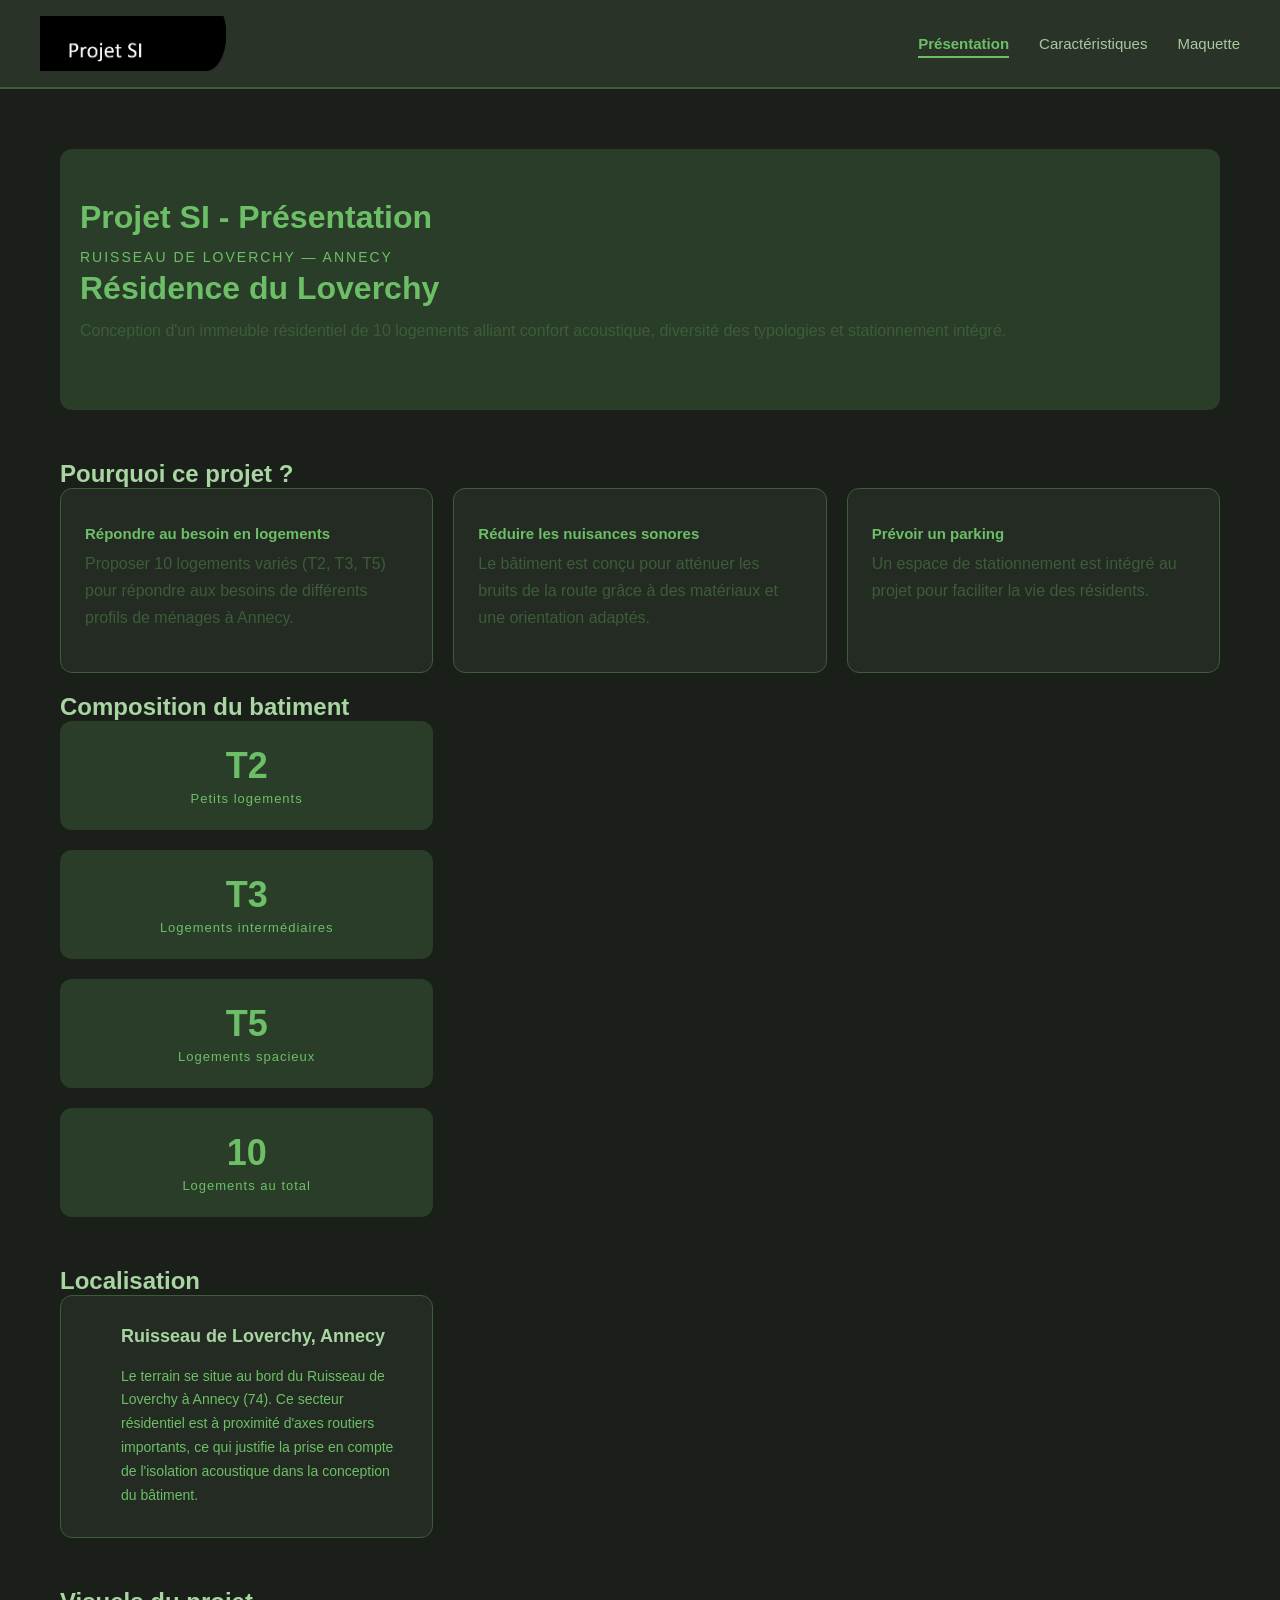
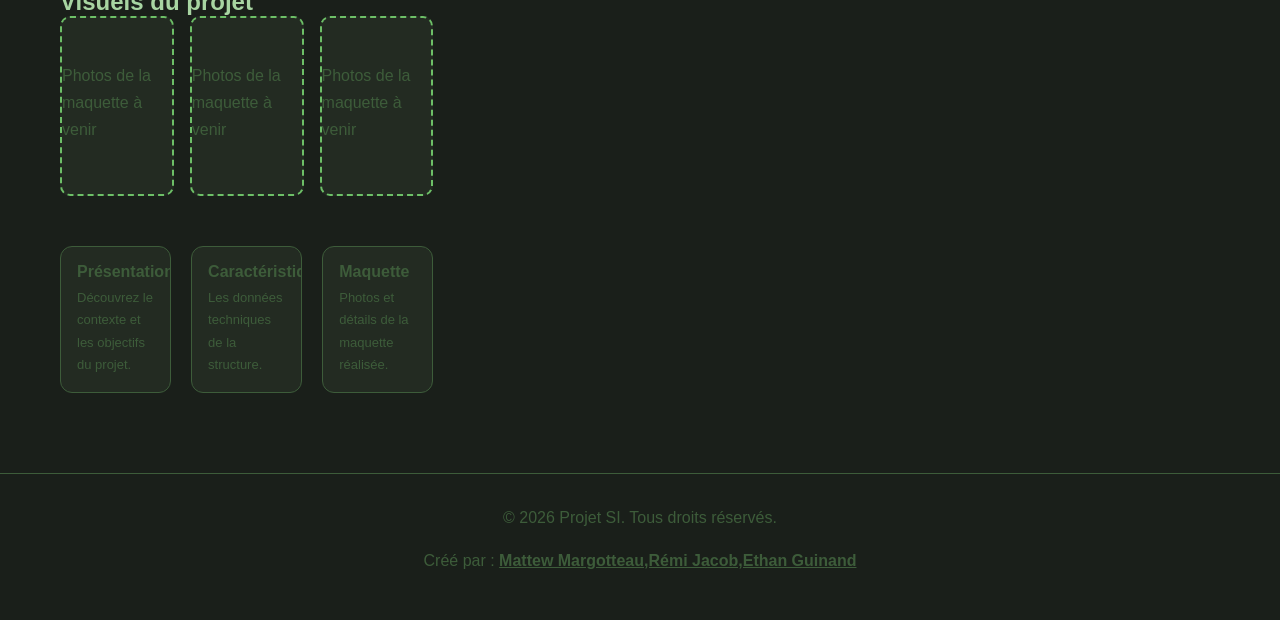
<file: index.html>
<!DOCTYPE html>
<html lang="fr">
<head>
    <meta charset="UTF-8">
    <meta name="viewport" content="width=device-width, initial-scale=1.0">
    <title>Présentation - Projet SI</title>
    <link rel="stylesheet" href="style.css">
    <style>
        .hero {
            background-color: #2a3d29;
            color:  #6dbf67;
            border-radius: 12px;
            padding: 50px 20px;
            margin-bottom: 50px;
        }
        .hero h1 {
            font-size: 32px;
            margin-bottom: 10px;
            color: #6dbf67;
        }
        .hero .lieu {
            font-size: 14px;
            color: #6dbf67;
            letter-spacing: 2px;
            text-transform: uppercase;
            margin-bottom: 0px;
        }
        .blocs {
            display: grid;
            grid-template-columns: repeat(3, 1fr);
            gap: 20px;
            margin-bottom: 50px;
        }
        .bloc {
            background-color: #232b22;
            border: 1px solid #3d5c3a;
            border-radius: 12px;
            padding: 24px;
        }
        .bloc .icone {
            font-size: 28px;
            margin-bottom: 12px;
        }
        .bloc h3 {
            font-size: 15px;
            margin-bottom: 8px;
            color: #6dbf67;
        }
        ;.bloc p {
            font-size: 13px;
            color: #6dbf67;
            margin: 0;
            line-height: 1.6;
        }
        .localisation {
            background: #232b22;
            border: 1px solid #3d5c3a;
            border-radius: 12px;
            padding: 30px;
            margin-bottom: 50px;
            display: flex;
            align-items: center;
            gap: 30px;
        }
        .localisation .pin {
            font-size: 48px;
            flex-shrink: 0;
        }
        .localisation h2 {
            font-size: 18px;
            margin-bottom: 18px;
            margin-top: 0;
        }
        .localisation p {
            font-size: 14px;
            color: #6dbf67;
            margin: 0;
        }
        .logements {
            display: grid;
            gap: 20px;
            margin-bottom: 50px;
        }
        .logement {
            flex: 1;
            background: #2a3d29;
            color: #6dbf67;
            border-radius: 12px;
            padding: 24px;
            text-align: center;
        }
        .logement .nombre {
            font-size: 36px;
            font-weight: bold;
            margin-bottom: 4px;
        }
        .logement .type {
            font-size: 13px;
            color: #6dbf67;
            letter-spacing: 1px;
        }
    .galerie-placeholder {
      display: grid;
      grid-template-columns: repeat(3, 1fr);
      gap: 16px;
      margin-bottom: 50px;
    }
    .photo-placeholder {
      background: #232b22;
      border-radius: 10px;
      height: 180px;
      display: flex;
      flex-direction: column;
      align-items: center;
      justify-content: center;
      color: #6dbf67;
      font-size: 13px;
      gap: 8px;
      border: 2px dashed #6dbf67;
    }
    .photo-placeholder span {
      font-size: 30px;
    }
    </style>
</head>
<body>
    <nav>
        <div class="logo">
  <img src="présentation.png" alt="Projet SI">
</div>
        <ul>
            <li><a href="index.html" class="active">Présentation</a></li>
            <li><a href="caracteristiques.html">Caractéristiques</a></li>
            <li><a href="maquette.html">Maquette</a></li>
        </ul>
    </nav>
    <main>
        <div class="hero">
            <h1>Projet SI - Présentation</h1>
            <p class="lieu">Ruisseau de Loverchy — Annecy</p>
            <h1>Résidence du Loverchy</h1>
            <p>Conception d'un immeuble résidentiel de 10 logements alliant
        confort acoustique, diversité des typologies et stationnement intégré.</p>
        </div>
     <h2>Pourquoi ce projet ?</h2>
     <div class="blocs">
       <div class="bloc">
         <div class="icone"></div>
         <h3>Répondre au besoin en logements</h3>
         <p> Proposer 10 logements variés (T2, T3, T5) pour répondre
          aux besoins de différents profils de ménages à Annecy.</p>
       </div>
       <div class="bloc">
         <div class="icone"></div>
         <h3>Réduire les nuisances sonores</h3>
         <p> Le bâtiment est conçu pour atténuer les bruits de la route
          grâce à des matériaux et une orientation adaptés.</p>
       </div>
       <div class="bloc">
         <div class="icone"></div>
         <h3>Prévoir un parking</h3>
         <p>
           Un espace de stationnement est intégré au projet pour
          faciliter la vie des résidents.
         </p>
       </div>
    <div>
         <h2>Composition du batiment</h2>
         <div class="logements">
           <div class="logement">
             <div class="nombre">T2</div>
             <div class="type">Petits logements</div>
           </div>
           <div class="logement">
             <div class="nombre">T3</div>
             <div class="type">Logements intermédiaires</div>
           </div>
           <div class="logement">
             <div class="nombre">T5</div>
             <div class="type">Logements spacieux</div>
           </div>
           <div class="logement">
             <div class="nombre">10</div>
             <div class="type">Logements au total</div>
           </div>
    </div>
     <h2>Localisation</h2>
     <div class="localisation">
       <div class="pin"></div>
       <div>
         <h2>Ruisseau de Loverchy, Annecy</h2>
         <p>
           Le terrain se situe au bord du Ruisseau de Loverchy à Annecy (74).
          Ce secteur résidentiel est à proximité d'axes routiers importants,
          ce qui justifie la prise en compte de l'isolation acoustique
          dans la conception du bâtiment.
         </p>
       </div>
     </div>
      <h2>Visuels du projet</h2>
      <div class="galerie-placeholder">
        <div class="photo-placeholder">
          <span></span>
          <p>Photos de la maquette à venir</p>
        </div>
        <div class="photo-placeholder">
          <span></span>
          <p>Photos de la maquette à venir</p>
        </div>
        <div class="photo-placeholder">
          <span></span>
          <p>Photos de la maquette à venir</p>
        </div>
    </div>
  <div class="vignettes">
    <a href="index.html" class="vignette">
      <div class="vignette-texte">
        <h3>Présentation</h3>
        <p>Découvrez le contexte et les objectifs du projet.</p>
      </div>
    </a>
    <a href="caracteristiques.html" class="vignette">
      <div class="vignette-texte">
        <h3>Caractéristiques</h3>
        <p>Les données techniques de la structure.</p>
      </div>
    </a>
    <a href="maquette.html" class="vignette">
      <div class="vignette-texte">
        <h3>Maquette</h3>
        <p>Photos et détails de la maquette réalisée.</p>
      </div>
    </a>
  </div>
</main>
    <footer>
        <p>&copy; 2026 Projet SI. Tous droits réservés.</p>
        <p>Créé par : <u><strong>Mattew Margotteau,Rémi Jacob,Ethan Guinand</strong></u></p>
    </footer>
</body>
</html>
</file>
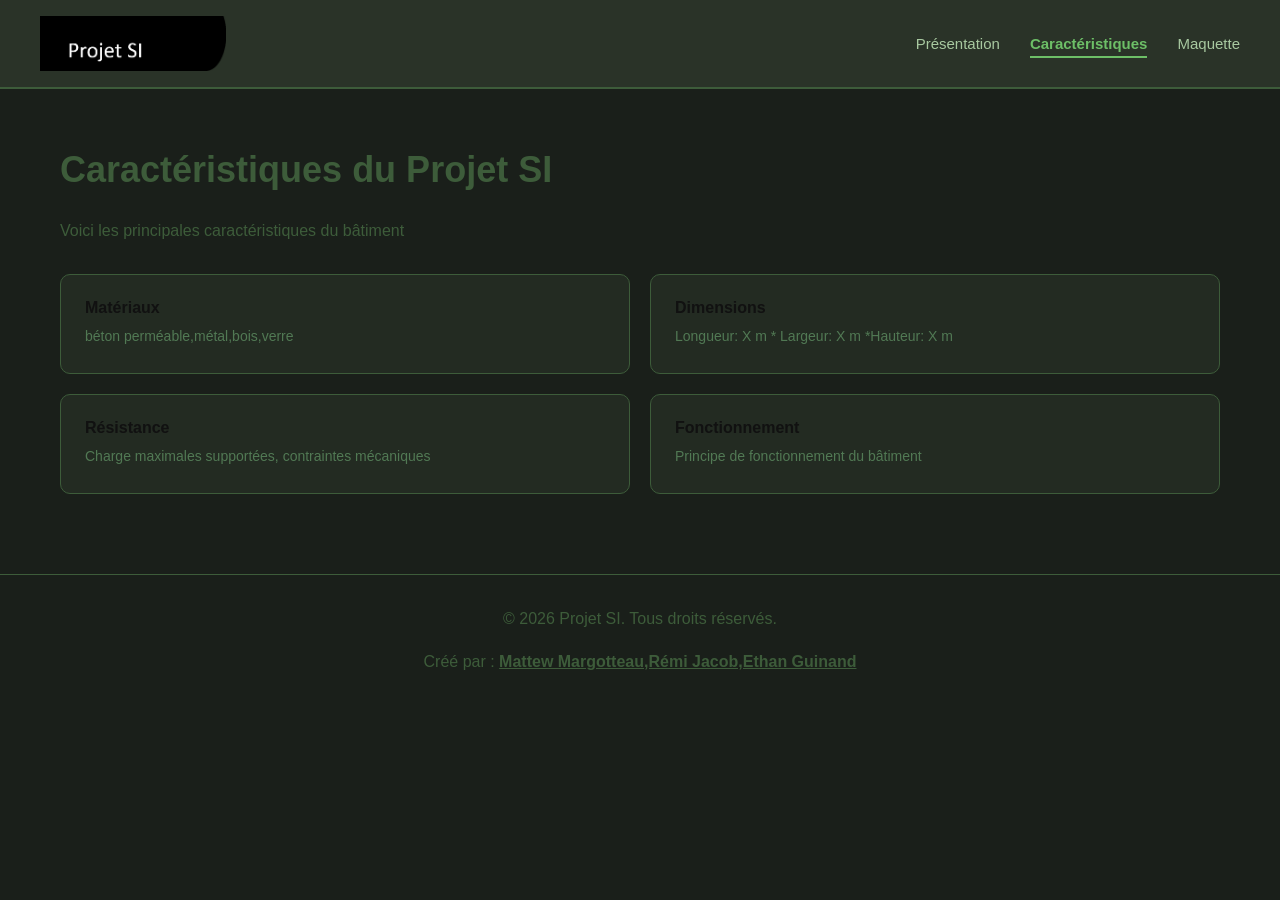
<file: caracteristiques.html>
<!DOCTYPE html>
<html lang="fr">
<head>
    <meta charset="UTF-8">
    <meta name="viewport" content="width=device-width, initial-scale=1.0">
    <title>Caractéristiques - Projet SI</title>
    <link rel="stylesheet" href="style.css">
    <style>
        .cartes {
            display: grid;
            grid-template-columns: repeat(2, 1fr);
            gap: 20px;
            margin-top: 30px;
        }
        .cartes .carte {
            background-color: #232b22;
            border: 1px solid #3d5c3a;
            border-radius: 10px;
            padding: 24px;
        }
        .cartes h3 {
            font-size: 16px;
            margin-bottom: 8px;
            color: #111;
        }
        .cartes p {
            font-size: 14px;
            color: #517954;
            margin: 0;
        }
    </style>
</head>
<body>
    <nav>
        <div class="logo">
            <img src="présentation.png" alt="Projet SI">
        </div>
        <ul>
            <li><a href="index.html">Présentation</a></li>
            <li><a href="caracteristiques.html" class="active">Caractéristiques</a></li>
            <li><a href="maquette.html">Maquette</a></li>
        </ul>
    </nav>
    <main>
        <h1>Caractéristiques du Projet SI</h1>
        <p> Voici les principales caractéristiques du bâtiment </p>
        <div class="cartes">
            <div class="carte">
                <h3>Matériaux</h3>
                <p>béton perméable,métal,bois,verre</p>
            </div>
            <div class="carte">
                <h3>Dimensions</h3>
                <p>Longueur: X m * Largeur: X m *Hauteur: X m</p>
            </div>
            <div class="carte">
                <h3>Résistance</h3>
                <p>Charge maximales supportées, contraintes mécaniques</p>
            </div>
            <div class="carte">
                <h3>Fonctionnement</h3>
                <p>Principe de fonctionnement du bâtiment</p>
            </div>
        </div>
    </main>
    <footer>
        <p>&copy; 2026 Projet SI. Tous droits réservés.</p>
        <p>Créé par : <u><strong>Mattew Margotteau,Rémi Jacob,Ethan Guinand</strong></u></p>
    </footer>
</body>
</html>
</file>
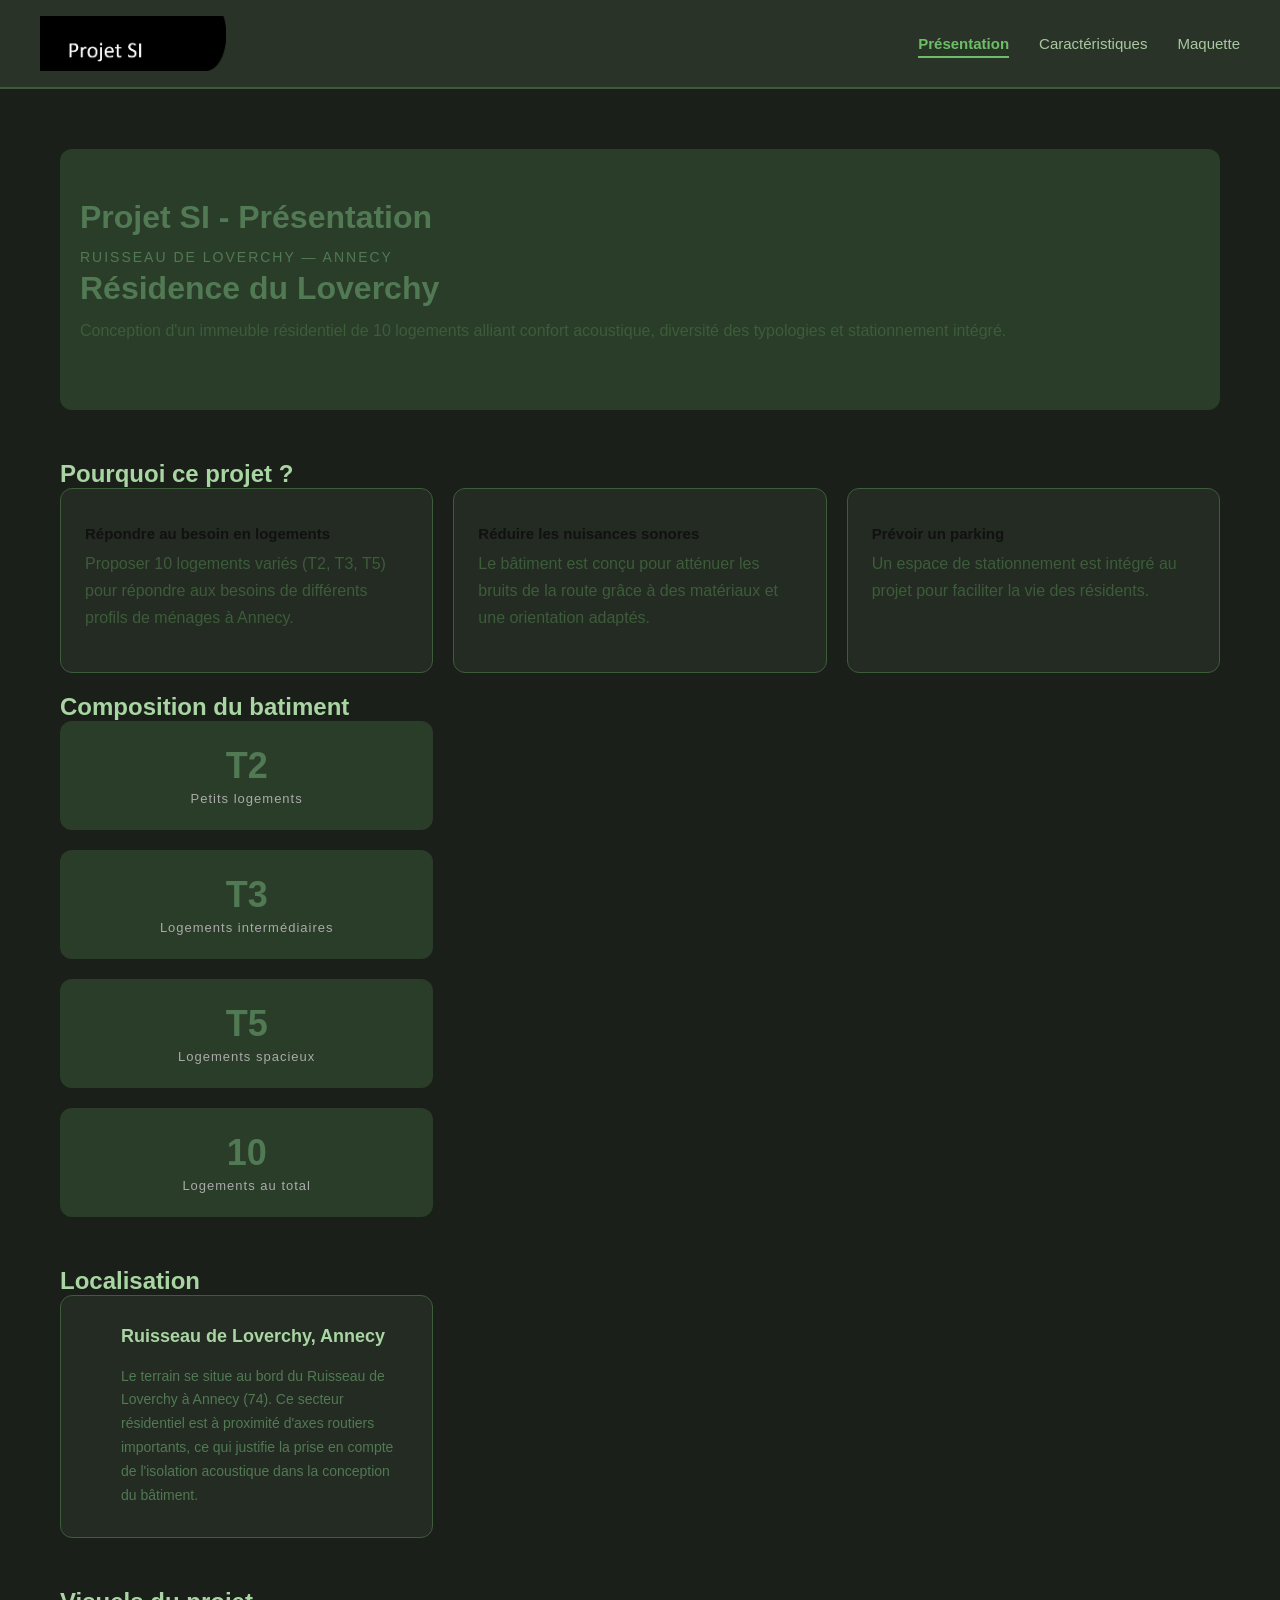
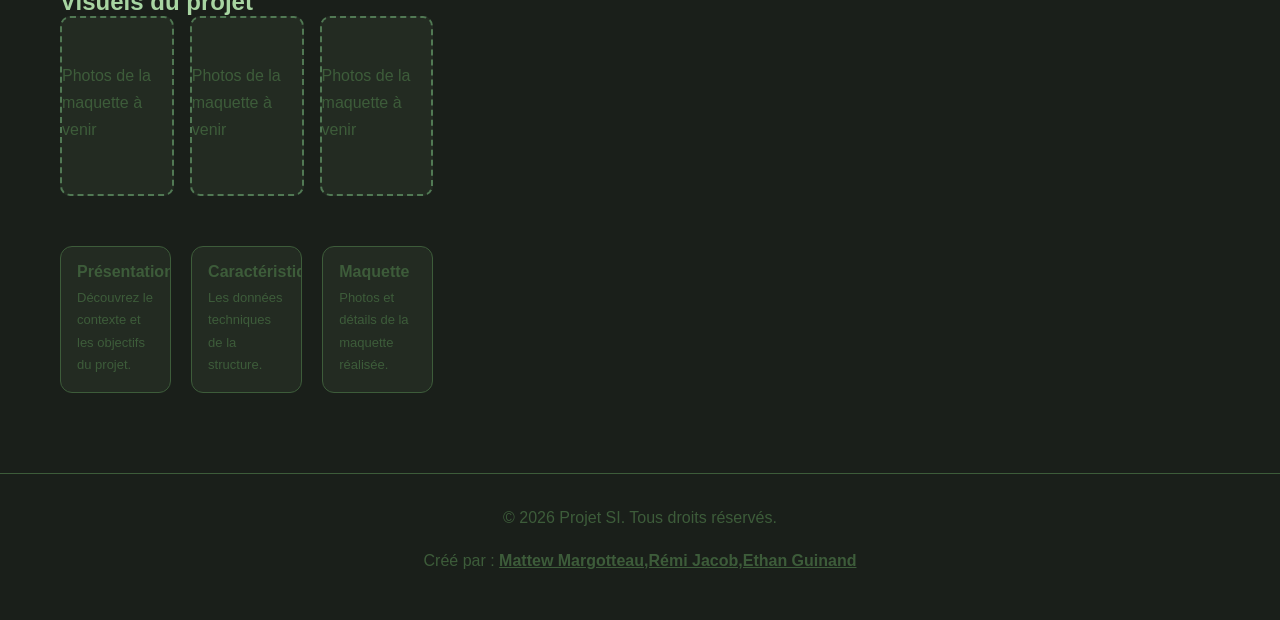
<file: siteweb.html>
<!DOCTYPE html>
<html lang="fr">
<head>
    <meta charset="UTF-8">
    <meta name="viewport" content="width=device-width, initial-scale=1.0">
    <title>Présentation - Projet SI</title>
    <link rel="stylesheet" href="style.css">
    <style>
        .hero {
            background-color: #2a3d29;
            color:  #517954;
            border-radius: 12px;
            padding: 50px 20px;
            margin-bottom: 50px;
        }
        .hero h1 {
            font-size: 32px;
            margin-bottom: 10px;
            color: #517954;
        }
        .hero .lieu {
            font-size: 14px;
            color: #517954;
            letter-spacing: 2px;
            text-transform: uppercase;
            margin-bottom: 0px;
        }
        .blocs {
            display: grid;
            grid-template-columns: repeat(3, 1fr);
            gap: 20px;
            margin-bottom: 50px;
        }
        .bloc {
            background-color: #232b22;
            border: 1px solid #3d5c3a;
            border-radius: 12px;
            padding: 24px;
        }
        .bloc .icone {
            font-size: 28px;
            margin-bottom: 12px;
        }
        .bloc h3 {
            font-size: 15px;
            margin-bottom: 8px;
            color: #111;
        }
        ;.bloc p {
            font-size: 13px;
            color: #517954;
            margin: 0;
            line-height: 1.6;
        }
        .localisation {
            background: #232b22;
            border: 1px solid #3d5c3a;
            border-radius: 12px;
            padding: 30px;
            margin-bottom: 50px;
            display: flex;
            align-items: center;
            gap: 30px;
        }
        .localisation .pin {
            font-size: 48px;
            flex-shrink: 0;
        }
        .localisation h2 {
            font-size: 18px;
            margin-bottom: 18px;
            margin-top: 0;
        }
        .localisation p {
            font-size: 14px;
            color: #517954;
            margin: 0;
        }
        .logements {
            display: grid;
            gap: 20px;
            margin-bottom: 50px;
        }
        .logement {
            flex: 1;
            background: #2a3d29;
            color: #517954;
            border-radius: 12px;
            padding: 24px;
            text-align: center;
        }
        .logement .nombre {
            font-size: 36px;
            font-weight: bold;
            margin-bottom: 4px;
        }
        .logement .type {
            font-size: 13px;
            color: #aaa;
            letter-spacing: 1px;
        }
    .galerie-placeholder {
      display: grid;
      grid-template-columns: repeat(3, 1fr);
      gap: 16px;
      margin-bottom: 50px;
    }
    .photo-placeholder {
      background: #232b22;
      border-radius: 10px;
      height: 180px;
      display: flex;
      flex-direction: column;
      align-items: center;
      justify-content: center;
      color: #2a3d29;
      font-size: 13px;
      gap: 8px;
      border: 2px dashed #517954;
    }
    .photo-placeholder span {
      font-size: 30px;
    }
    </style>
</head>
<body>
    <nav>
        <div class="logo">
  <img src="présentation.png" alt="Projet SI">
</div>
        <ul>
            <li><a href="siteweb.html" class="active">Présentation</a></li>
            <li><a href="caracteristiques.html">Caractéristiques</a></li>
            <li><a href="maquette.html">Maquette</a></li>
        </ul>
    </nav>
    <main>
        <div class="hero">
            <h1>Projet SI - Présentation</h1>
            <p class="lieu">Ruisseau de Loverchy — Annecy</p>
            <h1>Résidence du Loverchy</h1>
            <p>Conception d'un immeuble résidentiel de 10 logements alliant
        confort acoustique, diversité des typologies et stationnement intégré.</p>
        </div>
     <h2>Pourquoi ce projet ?</h2>
     <div class="blocs">
       <div class="bloc">
         <div class="icone"></div>
         <h3>Répondre au besoin en logements</h3>
         <p> Proposer 10 logements variés (T2, T3, T5) pour répondre
          aux besoins de différents profils de ménages à Annecy.</p>
       </div>
       <div class="bloc">
         <div class="icone"></div>
         <h3>Réduire les nuisances sonores</h3>
         <p> Le bâtiment est conçu pour atténuer les bruits de la route
          grâce à des matériaux et une orientation adaptés.</p>
       </div>
       <div class="bloc">
         <div class="icone"></div>
         <h3>Prévoir un parking</h3>
         <p>
           Un espace de stationnement est intégré au projet pour
          faciliter la vie des résidents.
         </p>
       </div>
    <div>
         <h2>Composition du batiment</h2>
         <div class="logements">
           <div class="logement">
             <div class="nombre">T2</div>
             <div class="type">Petits logements</div>
           </div>
           <div class="logement">
             <div class="nombre">T3</div>
             <div class="type">Logements intermédiaires</div>
           </div>
           <div class="logement">
             <div class="nombre">T5</div>
             <div class="type">Logements spacieux</div>
           </div>
           <div class="logement">
             <div class="nombre">10</div>
             <div class="type">Logements au total</div>
           </div>
    </div>
     <h2>Localisation</h2>
     <div class="localisation">
       <div class="pin"></div>
       <div>
         <h2>Ruisseau de Loverchy, Annecy</h2>
         <p>
           Le terrain se situe au bord du Ruisseau de Loverchy à Annecy (74).
          Ce secteur résidentiel est à proximité d'axes routiers importants,
          ce qui justifie la prise en compte de l'isolation acoustique
          dans la conception du bâtiment.
         </p>
       </div>
     </div>
      <h2>Visuels du projet</h2>
      <div class="galerie-placeholder">
        <div class="photo-placeholder">
          <span></span>
          <p>Photos de la maquette à venir</p>
        </div>
        <div class="photo-placeholder">
          <span></span>
          <p>Photos de la maquette à venir</p>
        </div>
        <div class="photo-placeholder">
          <span></span>
          <p>Photos de la maquette à venir</p>
        </div>
    </div>
  <div class="vignettes">
    <a href="siteweb.html" class="vignette">
      <div class="vignette-texte">
        <h3>Présentation</h3>
        <p>Découvrez le contexte et les objectifs du projet.</p>
      </div>
    </a>
    <a href="caracteristiques.html" class="vignette">
      <div class="vignette-texte">
        <h3>Caractéristiques</h3>
        <p>Les données techniques de la structure.</p>
      </div>
    </a>
    <a href="maquette.html" class="vignette">
      <div class="vignette-texte">
        <h3>Maquette</h3>
        <p>Photos et détails de la maquette réalisée.</p>
      </div>
    </a>
  </div>
</main>
    <footer>
        <p>&copy; 2026 Projet SI. Tous droits réservés.</p>
        <p>Créé par : <u><strong>Mattew Margotteau,Rémi Jacob,Ethan Guinand</strong></u></p>
    </footer>
</body>
</html>
</file>
<file: style.css>
*{
    margin: 0;
    padding: 0;
    box-sizing: border-box;
}

body{
    font-family: 'Segoe UI', sans-serif;
    background: #1a1f1a;
    color: #3d5c3a;
}

nav{
    background-color: #2a3328;
    border-bottom: 2px solid #3d5c3a;
    padding: 16px 40px;
    display: flex;
    justify-content: space-between;
    align-items: center;
}

nav .logo img{
    height: 55px;
    display: block;
}

nav ul{
    list-style: none;
    display: flex;
    gap: 30px;
}

nav ul li a{
    text-decoration: none;
    color: #a8c9a0;
    font-size: 15px;
    transition: color 0.2s;
}

nav ul li a:hover{
    color: #ffffff;
}

nav ul li a.active{
    color: #6dbf67;
    font-weight: bold;
    border-bottom: 2px solid #6dbf67;
    padding-bottom: 4px;
}

main{
    max-width: 1200px;
    margin: 60px auto;
    padding: 0 20px;
}

h1{
    font-size: 36px;
    margin-bottom: 26px;
}

h2{
    font-size: 24px;
    margin-bottom: 20px 0 12px;
    color: #a8d5a2;
}

p{
    font-size: 16px;
    line-height: 1.7;
    margin-bottom: 16px;
    color: #3d5c3a;
}

footer{
    border-top: 1px solid #3d5c3a;
    padding: 30px;
    text-align: center;
    color: #5a7a56;
    font-size: 13px;
    margin-top: 80px;
}

.vignettes{
    display: grid;
    grid-template-columns: repeat(3, 1fr);
    gap: 20px;
    margin-top: 50px;
}

.vignette{
    text-decoration: none;
    background: #232b22;
    border: 1px solid #3d5c3a;
    border-radius: 12px;
    overflow: hidden;
    transition: transform 0.2s, box-shadow 0.2s;
    color: inherit;
}

.vignette:hover{
    transform: translateY(-5px);
    box-shadow: 0 8px 20px rgba(0,0,0,0.1);
}

.vignette img{
    width: 100%;
    height: 160px;
    object-fit: cover;
}

.vignette .vignette-texte{
    padding: 16px;
}

.vignette .vignette-texte h3{
    font-size: 16px;
    margin-bottom: 6px;
    color: #3d5c3a;
}

.vignette .vignette-texte p{
    font-size: 13px;
    color: #3d5c3a;
    margin: 0;
}
</file>
